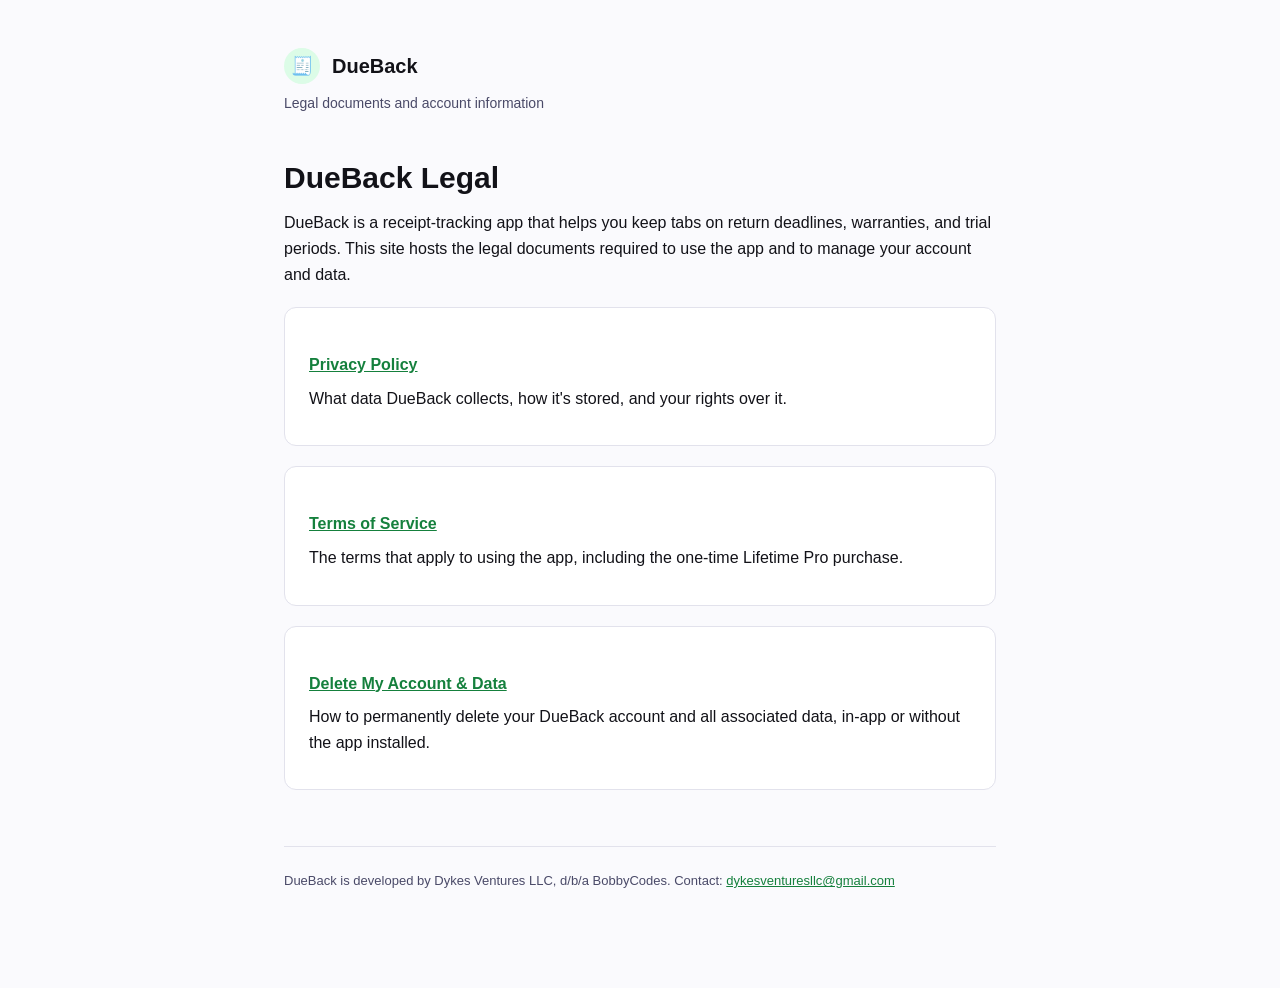
<file: index.html>
<!DOCTYPE html>
<html lang="en">
<head>
<meta charset="UTF-8">
<meta name="viewport" content="width=device-width, initial-scale=1.0">
<title>DueBack — Legal</title>
<link rel="stylesheet" href="_style.css">
</head>
<body>
<div class="wrap">
  <header class="site">
    <div class="mark">🧾</div>
    <div class="name">DueBack</div>
  </header>
  <p class="updated">Legal documents and account information</p>

  <h1>DueBack Legal</h1>
  <p>DueBack is a receipt-tracking app that helps you keep tabs on return deadlines, warranties, and trial periods. This site hosts the legal documents required to use the app and to manage your account and data.</p>

  <div class="card">
    <h3><a href="privacy.html">Privacy Policy</a></h3>
    <p>What data DueBack collects, how it's stored, and your rights over it.</p>
  </div>

  <div class="card">
    <h3><a href="terms.html">Terms of Service</a></h3>
    <p>The terms that apply to using the app, including the one-time Lifetime Pro purchase.</p>
  </div>

  <div class="card">
    <h3><a href="delete-account.html">Delete My Account &amp; Data</a></h3>
    <p>How to permanently delete your DueBack account and all associated data, in-app or without the app installed.</p>
  </div>

  <footer>
    DueBack is developed by Dykes Ventures LLC, d/b/a BobbyCodes. Contact:
    <a href="mailto:dykesventuresllc@gmail.com">dykesventuresllc@gmail.com</a>
  </footer>
</div>
</body>
</html>
</file>
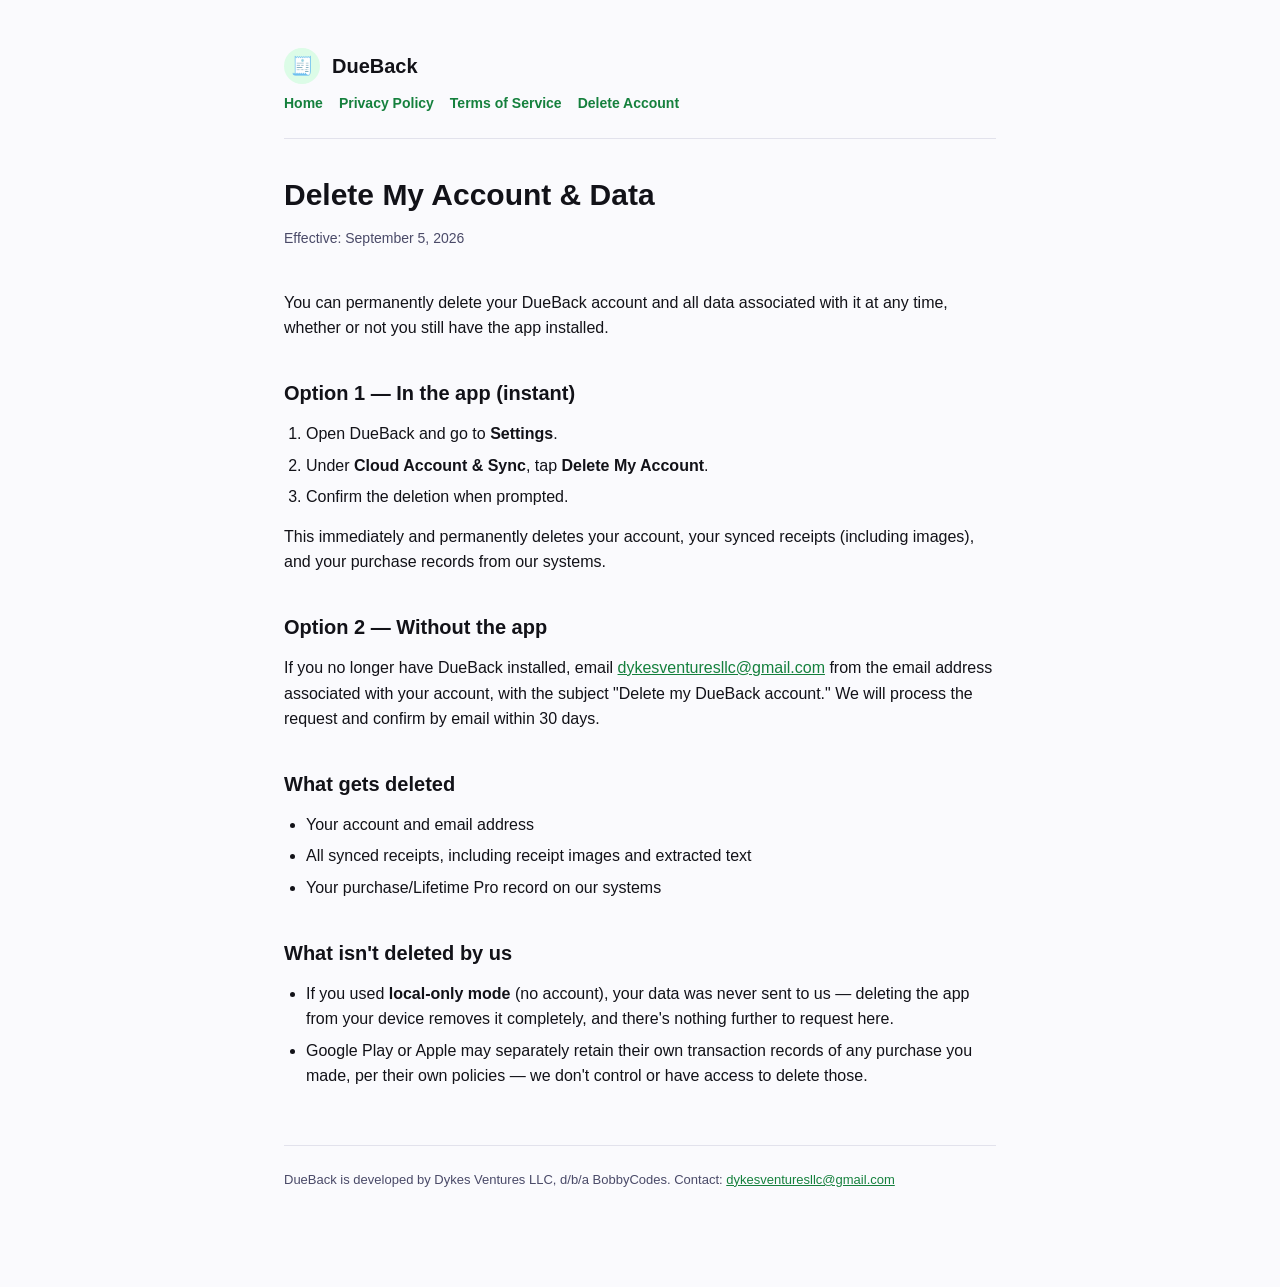
<file: delete-account.html>
<!DOCTYPE html>
<html lang="en">
<head>
<meta charset="UTF-8">
<meta name="viewport" content="width=device-width, initial-scale=1.0">
<title>Delete My Account &amp; Data — DueBack</title>
<link rel="stylesheet" href="_style.css">
</head>
<body>
<div class="wrap">
  <header class="site">
    <div class="mark">🧾</div>
    <div class="name">DueBack</div>
  </header>
  <nav class="nav">
    <a href="index.html">Home</a>
    <a href="privacy.html">Privacy Policy</a>
    <a href="terms.html">Terms of Service</a>
    <a href="delete-account.html">Delete Account</a>
  </nav>

  <h1>Delete My Account &amp; Data</h1>
  <p class="updated">Effective: September 5, 2026</p>

  <p>You can permanently delete your DueBack account and all data associated with it at any time, whether or not you still have the app installed.</p>

  <h2>Option 1 — In the app (instant)</h2>
  <ol>
    <li>Open DueBack and go to <strong>Settings</strong>.</li>
    <li>Under <strong>Cloud Account &amp; Sync</strong>, tap <strong>Delete My Account</strong>.</li>
    <li>Confirm the deletion when prompted.</li>
  </ol>
  <p>This immediately and permanently deletes your account, your synced receipts (including images), and your purchase records from our systems.</p>

  <h2>Option 2 — Without the app</h2>
  <p>If you no longer have DueBack installed, email <a href="mailto:dykesventuresllc@gmail.com?subject=Delete%20my%20DueBack%20account">dykesventuresllc@gmail.com</a> from the email address associated with your account, with the subject "Delete my DueBack account." We will process the request and confirm by email within 30 days.</p>

  <h2>What gets deleted</h2>
  <ul>
    <li>Your account and email address</li>
    <li>All synced receipts, including receipt images and extracted text</li>
    <li>Your purchase/Lifetime Pro record on our systems</li>
  </ul>

  <h2>What isn't deleted by us</h2>
  <ul>
    <li>If you used <strong>local-only mode</strong> (no account), your data was never sent to us — deleting the app from your device removes it completely, and there's nothing further to request here.</li>
    <li>Google Play or Apple may separately retain their own transaction records of any purchase you made, per their own policies — we don't control or have access to delete those.</li>
  </ul>

  <footer>
    DueBack is developed by Dykes Ventures LLC, d/b/a BobbyCodes. Contact:
    <a href="mailto:dykesventuresllc@gmail.com">dykesventuresllc@gmail.com</a>
  </footer>
</div>
</body>
</html>
</file>
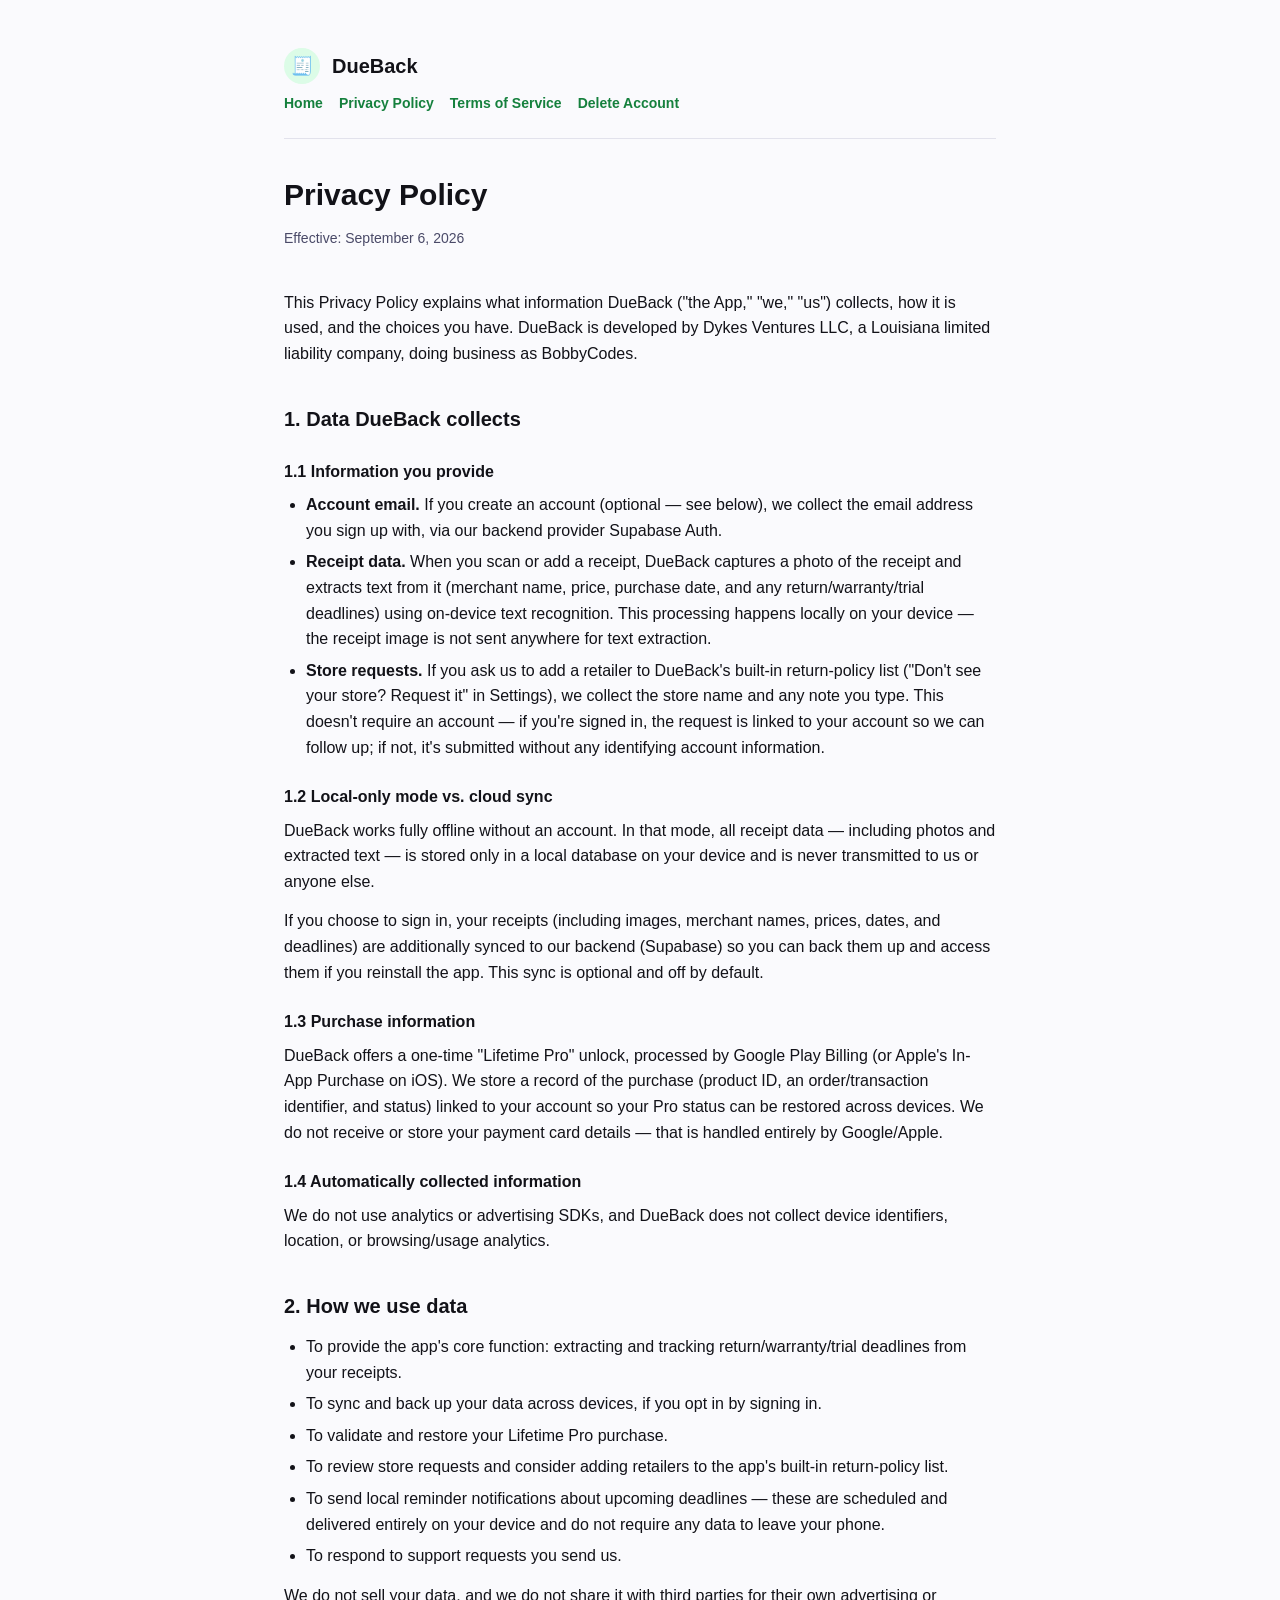
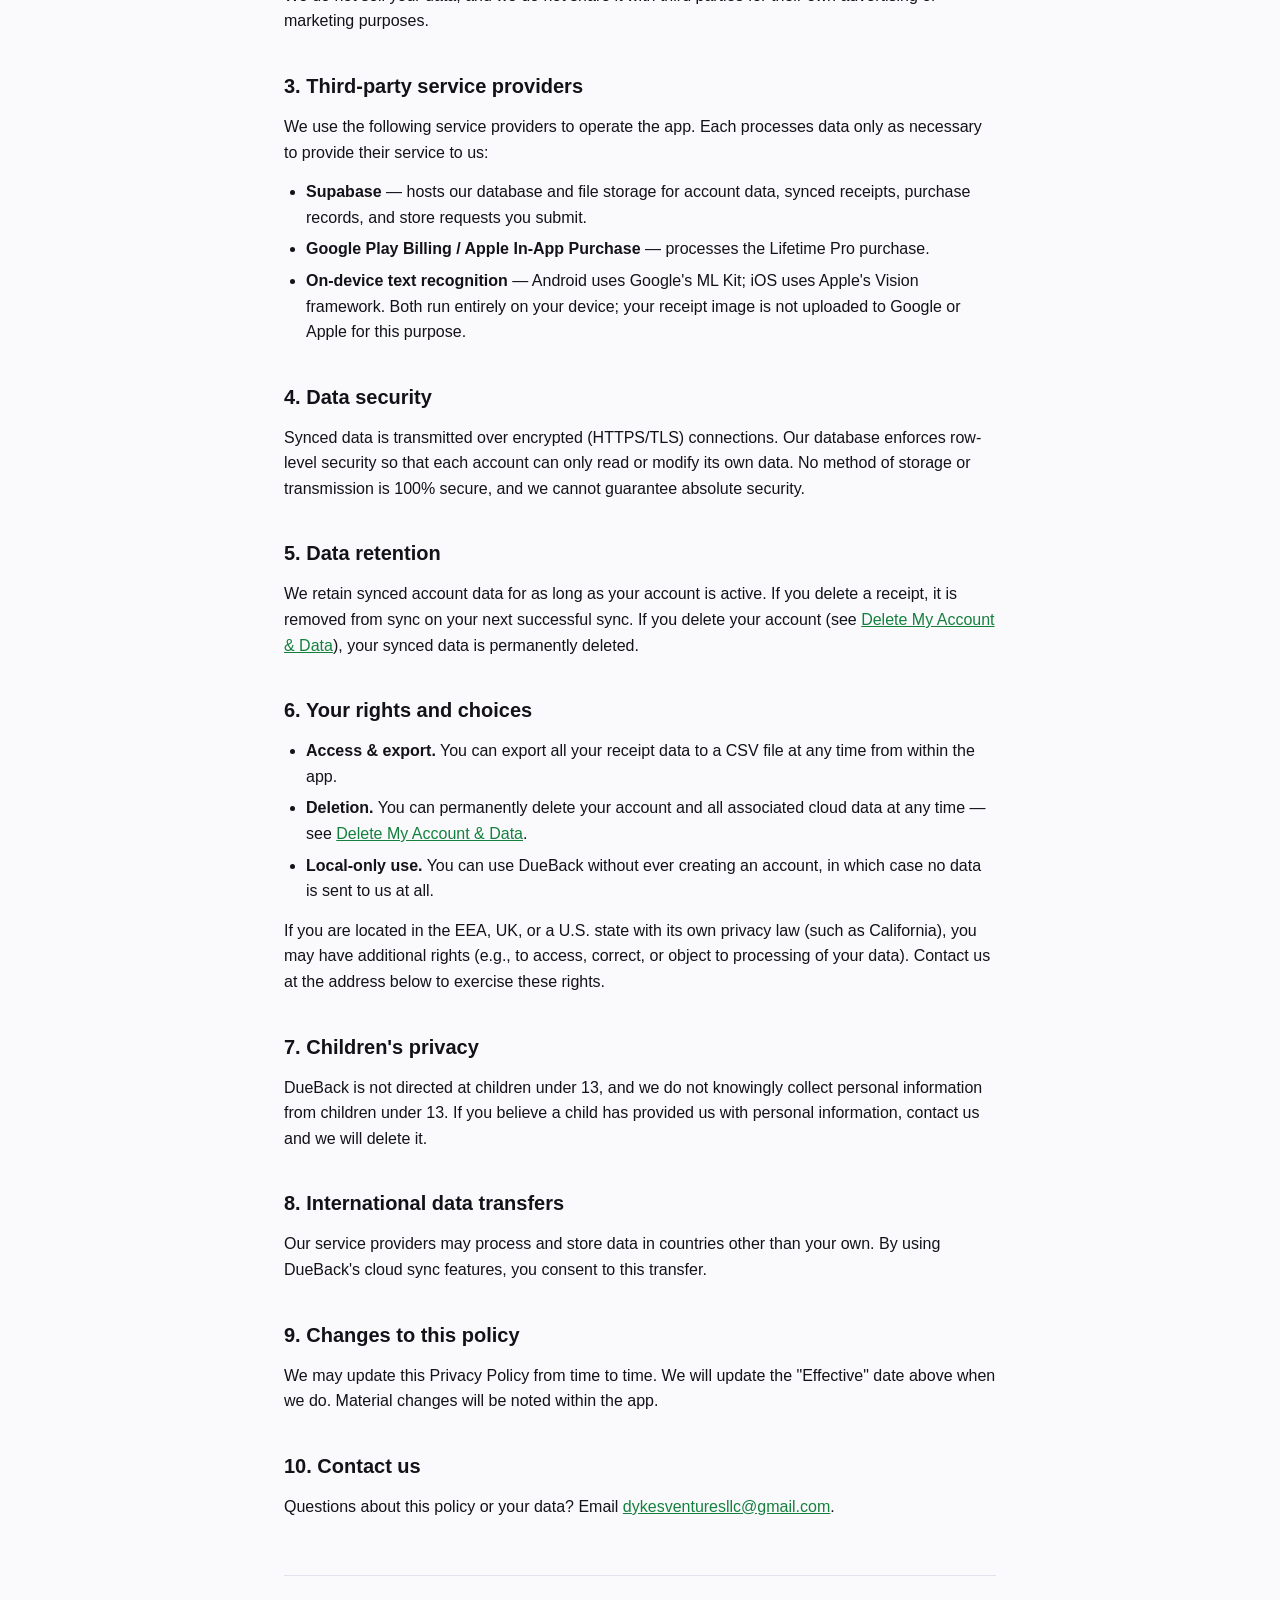
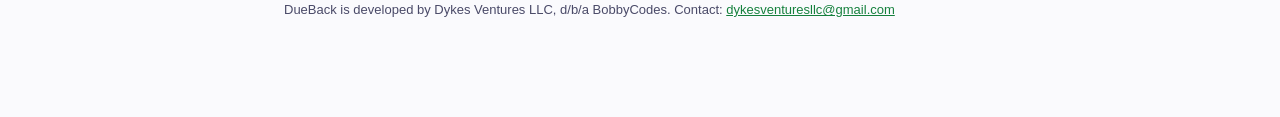
<file: privacy.html>
<!DOCTYPE html>
<html lang="en">
<head>
<meta charset="UTF-8">
<meta name="viewport" content="width=device-width, initial-scale=1.0">
<title>Privacy Policy — DueBack</title>
<link rel="stylesheet" href="_style.css">
</head>
<body>
<div class="wrap">
  <header class="site">
    <div class="mark">🧾</div>
    <div class="name">DueBack</div>
  </header>
  <nav class="nav">
    <a href="index.html">Home</a>
    <a href="privacy.html">Privacy Policy</a>
    <a href="terms.html">Terms of Service</a>
    <a href="delete-account.html">Delete Account</a>
  </nav>

  <h1>Privacy Policy</h1>
  <p class="updated">Effective: September 6, 2026</p>

  <p>This Privacy Policy explains what information DueBack ("the App," "we," "us") collects, how it is used, and the choices you have. DueBack is developed by Dykes Ventures LLC, a Louisiana limited liability company, doing business as BobbyCodes.</p>

  <h2>1. Data DueBack collects</h2>

  <h3>1.1 Information you provide</h3>
  <ul>
    <li><strong>Account email.</strong> If you create an account (optional — see below), we collect the email address you sign up with, via our backend provider Supabase Auth.</li>
    <li><strong>Receipt data.</strong> When you scan or add a receipt, DueBack captures a photo of the receipt and extracts text from it (merchant name, price, purchase date, and any return/warranty/trial deadlines) using on-device text recognition. This processing happens locally on your device — the receipt image is not sent anywhere for text extraction.</li>
    <li><strong>Store requests.</strong> If you ask us to add a retailer to DueBack's built-in return-policy list ("Don't see your store? Request it" in Settings), we collect the store name and any note you type. This doesn't require an account — if you're signed in, the request is linked to your account so we can follow up; if not, it's submitted without any identifying account information.</li>
  </ul>

  <h3>1.2 Local-only mode vs. cloud sync</h3>
  <p>DueBack works fully offline without an account. In that mode, all receipt data — including photos and extracted text — is stored only in a local database on your device and is never transmitted to us or anyone else.</p>
  <p>If you choose to sign in, your receipts (including images, merchant names, prices, dates, and deadlines) are additionally synced to our backend (Supabase) so you can back them up and access them if you reinstall the app. This sync is optional and off by default.</p>

  <h3>1.3 Purchase information</h3>
  <p>DueBack offers a one-time "Lifetime Pro" unlock, processed by Google Play Billing (or Apple's In-App Purchase on iOS). We store a record of the purchase (product ID, an order/transaction identifier, and status) linked to your account so your Pro status can be restored across devices. We do not receive or store your payment card details — that is handled entirely by Google/Apple.</p>

  <h3>1.4 Automatically collected information</h3>
  <p>We do not use analytics or advertising SDKs, and DueBack does not collect device identifiers, location, or browsing/usage analytics.</p>

  <h2>2. How we use data</h2>
  <ul>
    <li>To provide the app's core function: extracting and tracking return/warranty/trial deadlines from your receipts.</li>
    <li>To sync and back up your data across devices, if you opt in by signing in.</li>
    <li>To validate and restore your Lifetime Pro purchase.</li>
    <li>To review store requests and consider adding retailers to the app's built-in return-policy list.</li>
    <li>To send local reminder notifications about upcoming deadlines — these are scheduled and delivered entirely on your device and do not require any data to leave your phone.</li>
    <li>To respond to support requests you send us.</li>
  </ul>
  <p>We do not sell your data, and we do not share it with third parties for their own advertising or marketing purposes.</p>

  <h2>3. Third-party service providers</h2>
  <p>We use the following service providers to operate the app. Each processes data only as necessary to provide their service to us:</p>
  <ul>
    <li><strong>Supabase</strong> — hosts our database and file storage for account data, synced receipts, purchase records, and store requests you submit.</li>
    <li><strong>Google Play Billing / Apple In-App Purchase</strong> — processes the Lifetime Pro purchase.</li>
    <li><strong>On-device text recognition</strong> — Android uses Google's ML Kit; iOS uses Apple's Vision framework. Both run entirely on your device; your receipt image is not uploaded to Google or Apple for this purpose.</li>
  </ul>

  <h2>4. Data security</h2>
  <p>Synced data is transmitted over encrypted (HTTPS/TLS) connections. Our database enforces row-level security so that each account can only read or modify its own data. No method of storage or transmission is 100% secure, and we cannot guarantee absolute security.</p>

  <h2>5. Data retention</h2>
  <p>We retain synced account data for as long as your account is active. If you delete a receipt, it is removed from sync on your next successful sync. If you delete your account (see <a href="delete-account.html">Delete My Account &amp; Data</a>), your synced data is permanently deleted.</p>

  <h2>6. Your rights and choices</h2>
  <ul>
    <li><strong>Access &amp; export.</strong> You can export all your receipt data to a CSV file at any time from within the app.</li>
    <li><strong>Deletion.</strong> You can permanently delete your account and all associated cloud data at any time — see <a href="delete-account.html">Delete My Account &amp; Data</a>.</li>
    <li><strong>Local-only use.</strong> You can use DueBack without ever creating an account, in which case no data is sent to us at all.</li>
  </ul>
  <p>If you are located in the EEA, UK, or a U.S. state with its own privacy law (such as California), you may have additional rights (e.g., to access, correct, or object to processing of your data). Contact us at the address below to exercise these rights.</p>

  <h2>7. Children's privacy</h2>
  <p>DueBack is not directed at children under 13, and we do not knowingly collect personal information from children under 13. If you believe a child has provided us with personal information, contact us and we will delete it.</p>

  <h2>8. International data transfers</h2>
  <p>Our service providers may process and store data in countries other than your own. By using DueBack's cloud sync features, you consent to this transfer.</p>

  <h2>9. Changes to this policy</h2>
  <p>We may update this Privacy Policy from time to time. We will update the "Effective" date above when we do. Material changes will be noted within the app.</p>

  <h2>10. Contact us</h2>
  <p>Questions about this policy or your data? Email <a href="mailto:dykesventuresllc@gmail.com">dykesventuresllc@gmail.com</a>.</p>

  <footer>
    DueBack is developed by Dykes Ventures LLC, d/b/a BobbyCodes. Contact:
    <a href="mailto:dykesventuresllc@gmail.com">dykesventuresllc@gmail.com</a>
  </footer>
</div>
</body>
</html>
</file>
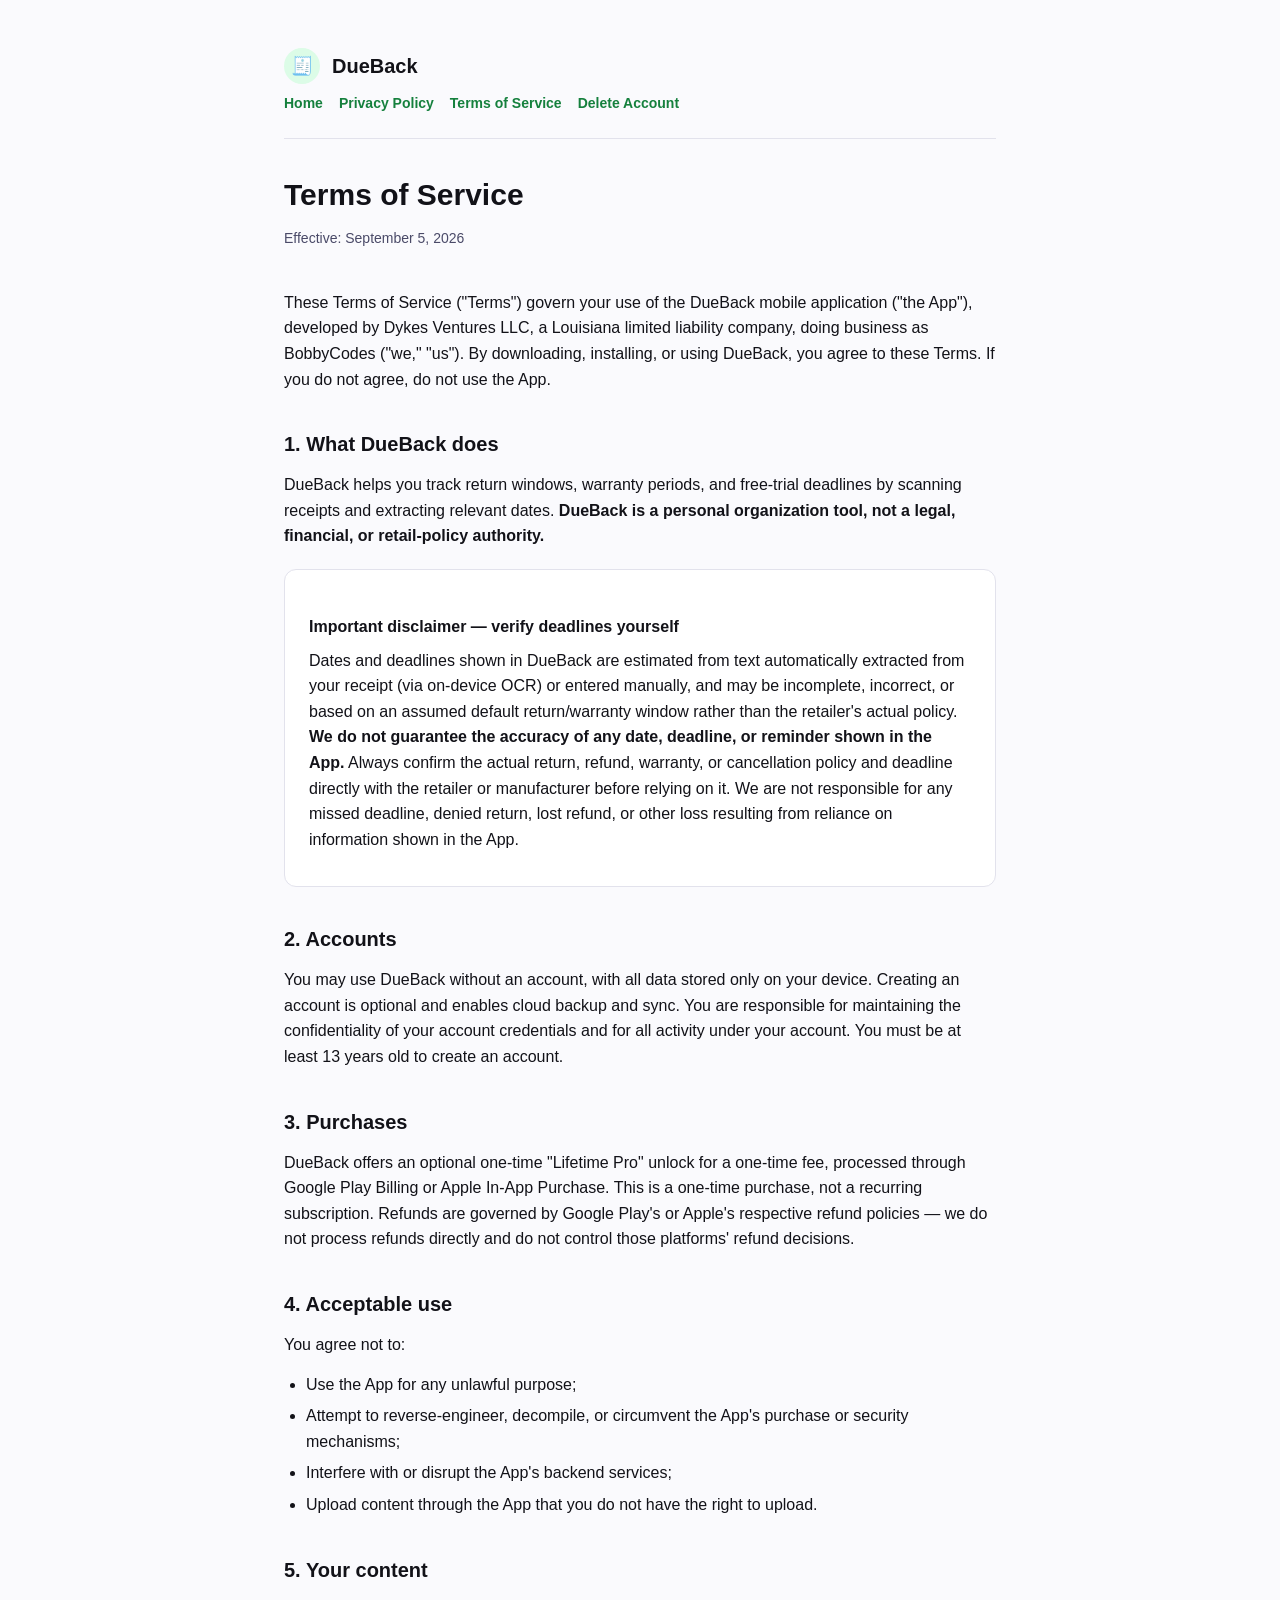
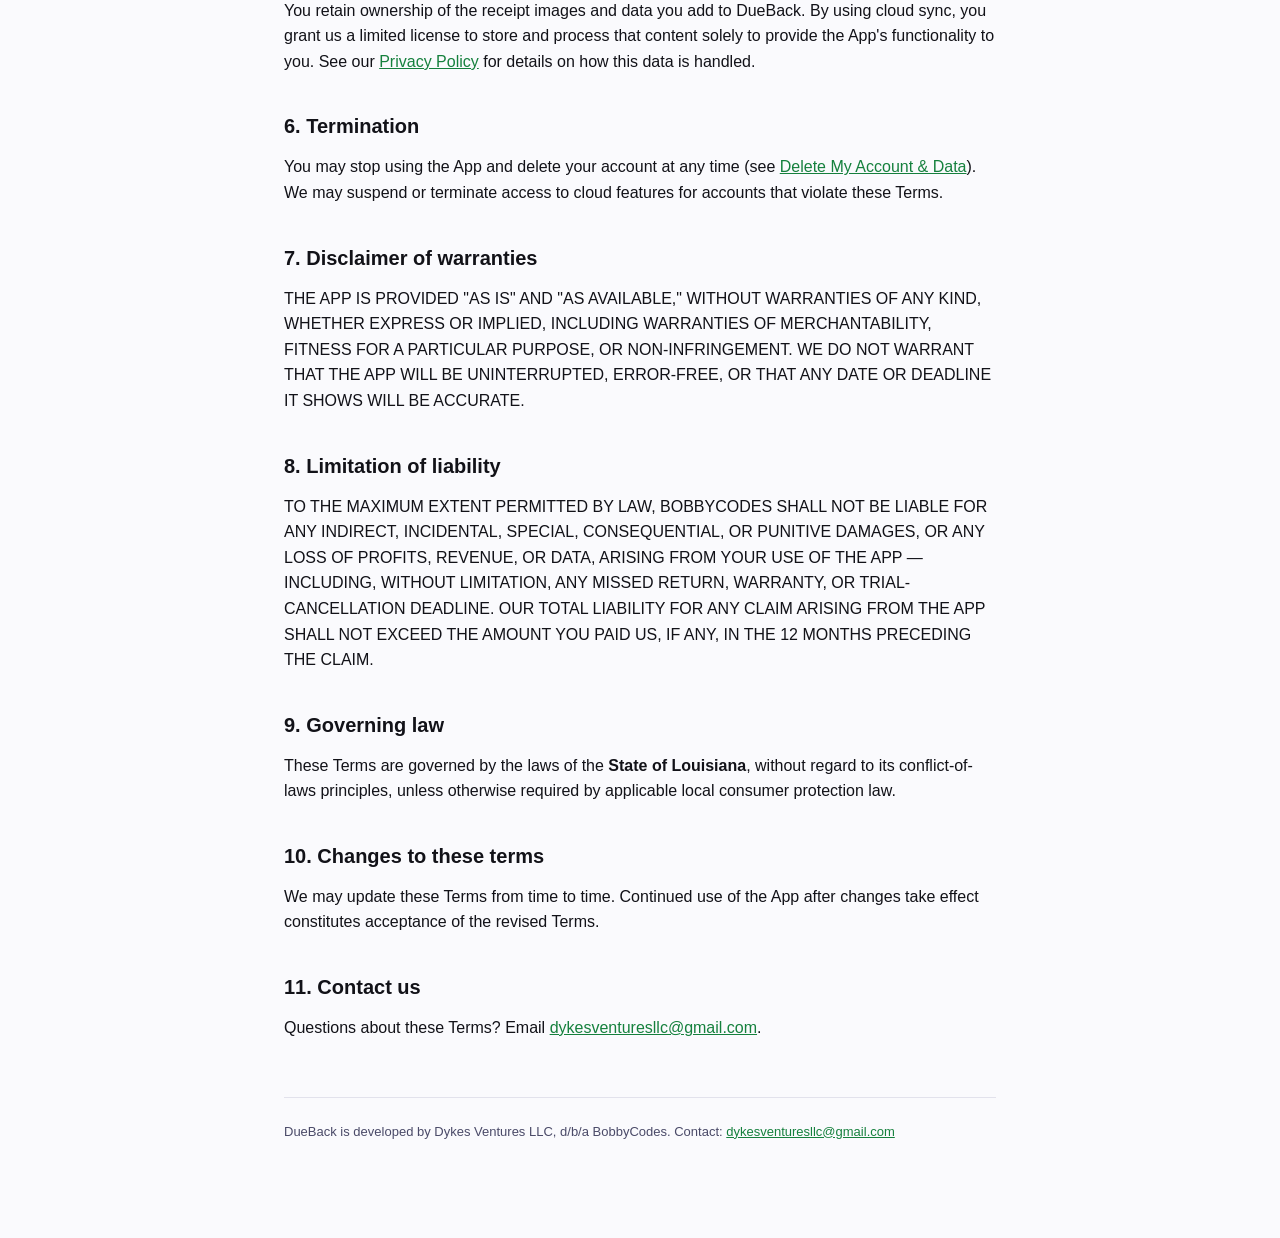
<file: terms.html>
<!DOCTYPE html>
<html lang="en">
<head>
<meta charset="UTF-8">
<meta name="viewport" content="width=device-width, initial-scale=1.0">
<title>Terms of Service — DueBack</title>
<link rel="stylesheet" href="_style.css">
</head>
<body>
<div class="wrap">
  <header class="site">
    <div class="mark">🧾</div>
    <div class="name">DueBack</div>
  </header>
  <nav class="nav">
    <a href="index.html">Home</a>
    <a href="privacy.html">Privacy Policy</a>
    <a href="terms.html">Terms of Service</a>
    <a href="delete-account.html">Delete Account</a>
  </nav>

  <h1>Terms of Service</h1>
  <p class="updated">Effective: September 5, 2026</p>

  <p>These Terms of Service ("Terms") govern your use of the DueBack mobile application ("the App"), developed by Dykes Ventures LLC, a Louisiana limited liability company, doing business as BobbyCodes ("we," "us"). By downloading, installing, or using DueBack, you agree to these Terms. If you do not agree, do not use the App.</p>

  <h2>1. What DueBack does</h2>
  <p>DueBack helps you track return windows, warranty periods, and free-trial deadlines by scanning receipts and extracting relevant dates. <strong>DueBack is a personal organization tool, not a legal, financial, or retail-policy authority.</strong></p>

  <div class="card">
    <h3>Important disclaimer — verify deadlines yourself</h3>
    <p>Dates and deadlines shown in DueBack are estimated from text automatically extracted from your receipt (via on-device OCR) or entered manually, and may be incomplete, incorrect, or based on an assumed default return/warranty window rather than the retailer's actual policy. <strong>We do not guarantee the accuracy of any date, deadline, or reminder shown in the App.</strong> Always confirm the actual return, refund, warranty, or cancellation policy and deadline directly with the retailer or manufacturer before relying on it. We are not responsible for any missed deadline, denied return, lost refund, or other loss resulting from reliance on information shown in the App.</p>
  </div>

  <h2>2. Accounts</h2>
  <p>You may use DueBack without an account, with all data stored only on your device. Creating an account is optional and enables cloud backup and sync. You are responsible for maintaining the confidentiality of your account credentials and for all activity under your account. You must be at least 13 years old to create an account.</p>

  <h2>3. Purchases</h2>
  <p>DueBack offers an optional one-time "Lifetime Pro" unlock for a one-time fee, processed through Google Play Billing or Apple In-App Purchase. This is a one-time purchase, not a recurring subscription. Refunds are governed by Google Play's or Apple's respective refund policies — we do not process refunds directly and do not control those platforms' refund decisions.</p>

  <h2>4. Acceptable use</h2>
  <p>You agree not to:</p>
  <ul>
    <li>Use the App for any unlawful purpose;</li>
    <li>Attempt to reverse-engineer, decompile, or circumvent the App's purchase or security mechanisms;</li>
    <li>Interfere with or disrupt the App's backend services;</li>
    <li>Upload content through the App that you do not have the right to upload.</li>
  </ul>

  <h2>5. Your content</h2>
  <p>You retain ownership of the receipt images and data you add to DueBack. By using cloud sync, you grant us a limited license to store and process that content solely to provide the App's functionality to you. See our <a href="privacy.html">Privacy Policy</a> for details on how this data is handled.</p>

  <h2>6. Termination</h2>
  <p>You may stop using the App and delete your account at any time (see <a href="delete-account.html">Delete My Account &amp; Data</a>). We may suspend or terminate access to cloud features for accounts that violate these Terms.</p>

  <h2>7. Disclaimer of warranties</h2>
  <p>THE APP IS PROVIDED "AS IS" AND "AS AVAILABLE," WITHOUT WARRANTIES OF ANY KIND, WHETHER EXPRESS OR IMPLIED, INCLUDING WARRANTIES OF MERCHANTABILITY, FITNESS FOR A PARTICULAR PURPOSE, OR NON-INFRINGEMENT. WE DO NOT WARRANT THAT THE APP WILL BE UNINTERRUPTED, ERROR-FREE, OR THAT ANY DATE OR DEADLINE IT SHOWS WILL BE ACCURATE.</p>

  <h2>8. Limitation of liability</h2>
  <p>TO THE MAXIMUM EXTENT PERMITTED BY LAW, BOBBYCODES SHALL NOT BE LIABLE FOR ANY INDIRECT, INCIDENTAL, SPECIAL, CONSEQUENTIAL, OR PUNITIVE DAMAGES, OR ANY LOSS OF PROFITS, REVENUE, OR DATA, ARISING FROM YOUR USE OF THE APP — INCLUDING, WITHOUT LIMITATION, ANY MISSED RETURN, WARRANTY, OR TRIAL-CANCELLATION DEADLINE. OUR TOTAL LIABILITY FOR ANY CLAIM ARISING FROM THE APP SHALL NOT EXCEED THE AMOUNT YOU PAID US, IF ANY, IN THE 12 MONTHS PRECEDING THE CLAIM.</p>

  <h2>9. Governing law</h2>
  <p>These Terms are governed by the laws of the <strong>State of Louisiana</strong>, without regard to its conflict-of-laws principles, unless otherwise required by applicable local consumer protection law.</p>

  <h2>10. Changes to these terms</h2>
  <p>We may update these Terms from time to time. Continued use of the App after changes take effect constitutes acceptance of the revised Terms.</p>

  <h2>11. Contact us</h2>
  <p>Questions about these Terms? Email <a href="mailto:dykesventuresllc@gmail.com">dykesventuresllc@gmail.com</a>.</p>

  <footer>
    DueBack is developed by Dykes Ventures LLC, d/b/a BobbyCodes. Contact:
    <a href="mailto:dykesventuresllc@gmail.com">dykesventuresllc@gmail.com</a>
  </footer>
</div>
</body>
</html>
</file>
<file: _style.css>
:root {
  color-scheme: light dark;
  --bg: #FAFAFD;
  --surface: #FFFFFF;
  --text: #121218;
  --text-muted: #4A4A68;
  --border: #E2E2EC;
  --accent: #15803D;
  --accent-bg: #DCFCE7;
}
@media (prefers-color-scheme: dark) {
  :root {
    --bg: #121218;
    --surface: #1A1A22;
    --text: #E2E2EC;
    --text-muted: #8C8CA8;
    --border: #33334A;
    --accent: #86EFAC;
    --accent-bg: #166534;
  }
}
* { box-sizing: border-box; }
body {
  margin: 0;
  background: var(--bg);
  color: var(--text);
  font-family: -apple-system, BlinkMacSystemFont, "Segoe UI", Roboto, Helvetica, Arial, sans-serif;
  line-height: 1.6;
}
.wrap {
  max-width: 760px;
  margin: 0 auto;
  padding: 48px 24px 96px;
}
header.site {
  display: flex;
  align-items: center;
  gap: 12px;
  margin-bottom: 8px;
}
.mark {
  width: 36px; height: 36px;
  border-radius: 50%;
  background: var(--accent-bg);
  display: flex; align-items: center; justify-content: center;
  font-size: 18px;
}
header.site .name {
  font-weight: 700;
  font-size: 20px;
}
.updated {
  color: var(--text-muted);
  font-size: 14px;
  margin: 0 0 40px;
}
h1 { font-size: 30px; margin: 32px 0 8px; }
h2 { font-size: 20px; margin: 36px 0 12px; }
h3 { font-size: 16px; margin: 24px 0 8px; }
p, li { color: var(--text); }
p { margin: 0 0 14px; }
ul, ol { padding-left: 22px; margin: 0 0 14px; }
li { margin-bottom: 6px; }
a { color: var(--accent); }
.card {
  background: var(--surface);
  border: 1px solid var(--border);
  border-radius: 12px;
  padding: 20px 24px;
  margin: 20px 0;
}
.nav {
  display: flex;
  gap: 16px;
  flex-wrap: wrap;
  margin-bottom: 32px;
  padding-bottom: 24px;
  border-bottom: 1px solid var(--border);
}
.nav a {
  text-decoration: none;
  font-weight: 600;
  font-size: 14px;
}
footer {
  margin-top: 56px;
  padding-top: 24px;
  border-top: 1px solid var(--border);
  color: var(--text-muted);
  font-size: 13px;
}
code {
  background: var(--surface);
  border: 1px solid var(--border);
  border-radius: 4px;
  padding: 1px 6px;
  font-size: 0.9em;
}
</file>
